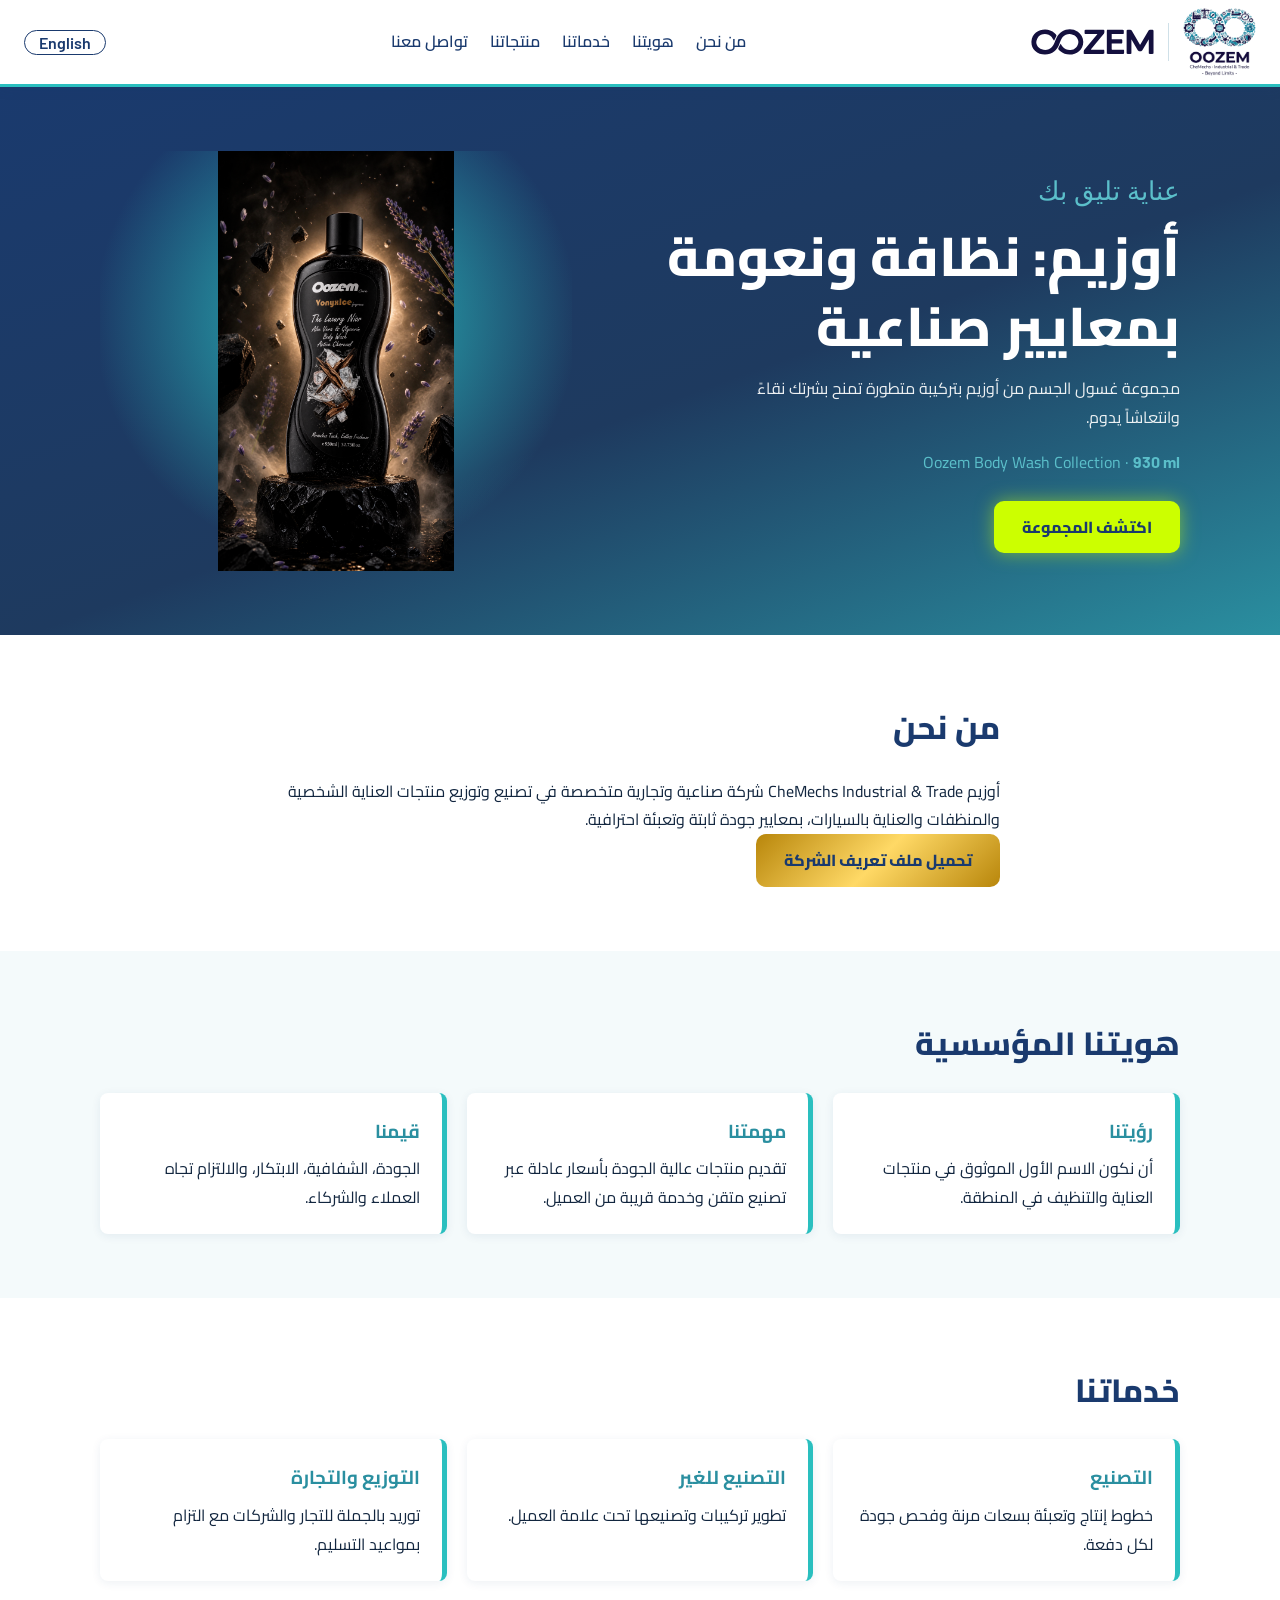
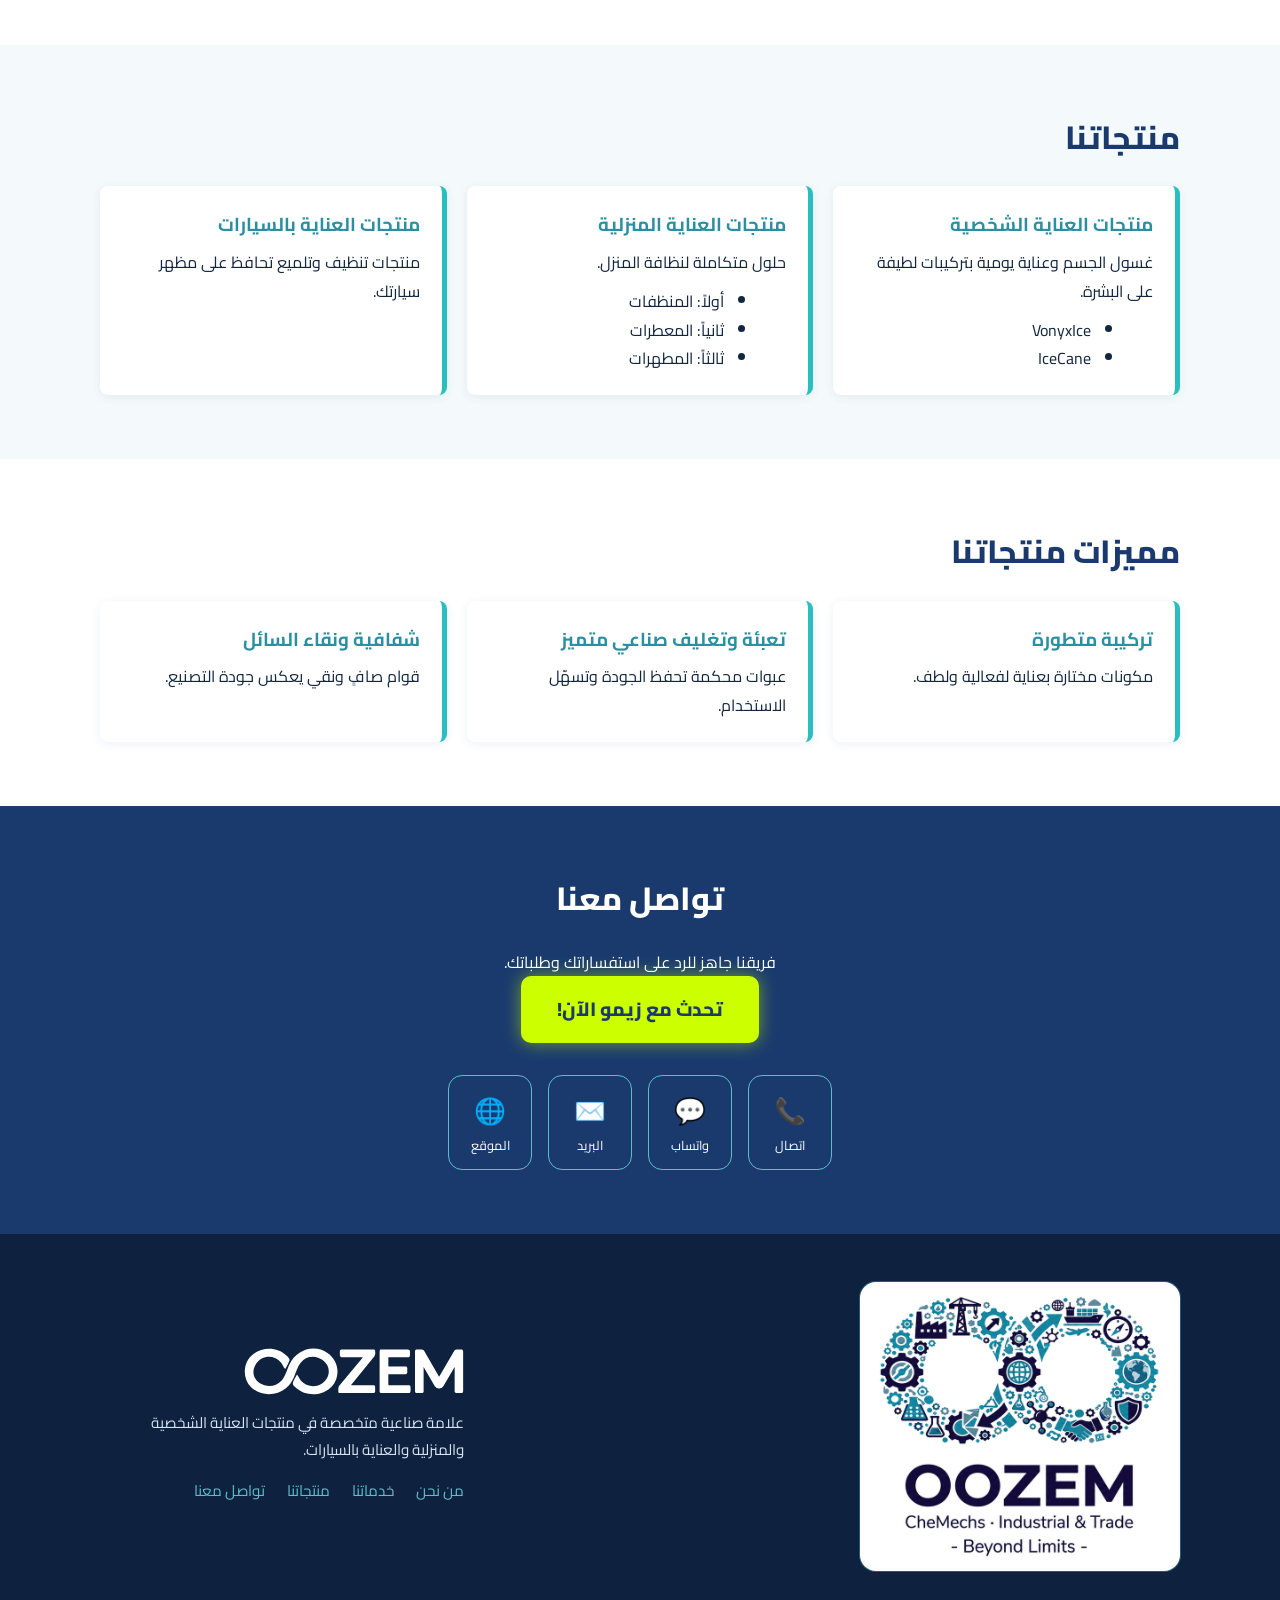
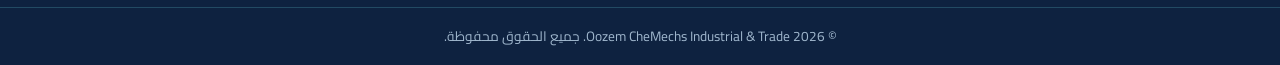
<file: index.html>
<!DOCTYPE html>
<html lang="ar" dir="rtl">
<head>
<meta charset="UTF-8">
<meta name="viewport" content="width=device-width, initial-scale=1">
<title>أوزيم | Oozem — العناية الشخصية والمنظفات</title>
<meta name="description" content="أوزيم: علامة صناعية متخصصة في منتجات العناية الشخصية والمنزلية والسيارات.">
<link rel="preconnect" href="https://fonts.googleapis.com">
<link rel="preconnect" href="https://fonts.gstatic.com" crossorigin>
<link href="https://fonts.googleapis.com/css2?family=Barlow:wght@400;600;700&family=Cairo:wght@400;600;800&family=Dancing+Script:wght@600&display=swap" rel="stylesheet">
<link rel="stylesheet" href="style.css">
<script>if(/googtrans=\/ar\/en/.test(document.cookie)){document.documentElement.lang="en";document.documentElement.dir="ltr"}</script>
<!-- ===== Meta Pixel: ضع كود Meta Pixel الخاص بالشركة هنا ===== -->
<!-- ===== End Meta Pixel ===== -->
</head>
<body>
<header class="top">
  <a class="brand notranslate" href="#hero" aria-label="Oozem CheMechs">
    <img class="brand-mark" src="images/logo-full.png" alt="Oozem CheMechs Industrial &amp; Trade – Beyond Limits" width="73" height="68">
    <span class="brand-sep" aria-hidden="true"></span>
    <img class="brand-word" src="images/logo-wordmark.svg" alt="OOZEM" width="123" height="26">
  </a>
  <nav>
    <a href="#about">من نحن</a><a href="#identity">هويتنا</a><a href="#services">خدماتنا</a><a href="#products">منتجاتنا</a><a href="#contact">تواصل معنا</a>
  </nav>
  <button class="lang notranslate" id="langBtn" type="button">English</button>
</header>

<section id="hero" class="hero">
  <div class="wrap hero-grid">
    <div>
      <p class="script" data-k="hero.kicker"></p>
      <h1 data-k="hero.title"></h1>
      <p class="lead" data-k="hero.text"></p>
      <p class="size"><span data-k="hero.product"></span> · <b class="num" data-k="hero.size"></b></p>
      <a class="btn neon" data-k="hero.cta_text" data-href="hero.cta_url" href="#products"></a>
    </div>
    <div class="shot"><img data-src="hero.image" alt="Oozem Body Wash" onerror="this.style.display='none'"></div>
  </div>
</section>

<section id="about" class="sec">
  <div class="wrap narrow">
    <h2 data-k="about.title"></h2>
    <p data-k="about.text"></p>
    <a class="btn gold" data-k="about.catalog_text" data-href="about.catalog_url" href="#" download></a>
  </div>
</section>

<section id="identity" class="sec alt">
  <div class="wrap">
    <h2 data-k="identity.title"></h2>
    <div class="grid three" id="identity-grid"></div>
  </div>
</section>

<section id="services" class="sec">
  <div class="wrap">
    <h2 data-k="services_title"></h2>
    <div class="grid three" data-list="services"></div>
  </div>
</section>

<section id="products" class="sec alt">
  <div class="wrap">
    <h2 data-k="products_title"></h2>
    <div class="grid three" data-list="products"></div>
  </div>
</section>

<section id="features" class="sec">
  <div class="wrap">
    <h2 data-k="features_title"></h2>
    <div class="grid three" data-list="features"></div>
  </div>
</section>

<section id="contact" class="sec contact">
  <div class="wrap narrow center">
    <h2 data-k="contact.title"></h2>
    <p data-k="contact.text"></p>
    <a class="btn neon big" id="chat" target="_blank" rel="noopener" data-k="contact.chat_text" href="#"></a>
    <div class="icons">
      <a id="c-call" aria-label="اتصال" href="#">📞<span>اتصال</span></a>
      <a id="c-wa" aria-label="واتساب" target="_blank" rel="noopener" href="#">💬<span>واتساب</span></a>
      <a id="c-mail" aria-label="البريد الإلكتروني" href="#">✉️<span>البريد</span></a>
      <a id="c-web" aria-label="الموقع الإلكتروني" href="#">🌐<span>الموقع</span></a>
    </div>
  </div>
</section>

<footer class="foot">
  <div class="wrap foot-grid">
    <a class="foot-logo" href="#hero" aria-label="Oozem CheMechs Industrial &amp; Trade">
      <img src="images/oozem-logo.png" width="320" height="294" loading="lazy" alt="Oozem CheMechs · Industrial &amp; Trade — Beyond Limits">
    </a>
    <div class="foot-brand">
      <img class="wordmark" src="images/oozem-wordmark.svg" width="220" height="46" loading="lazy" alt="OOZEM">
      <p>علامة صناعية متخصصة في منتجات العناية الشخصية والمنزلية والعناية بالسيارات.</p>
      <nav class="foot-nav"><a href="#about">من نحن</a><a href="#services">خدماتنا</a><a href="#products">منتجاتنا</a><a href="#contact">تواصل معنا</a></nav>
    </div>
  </div>
  <p class="copy">© <span id="yr"></span> <span class="notranslate">Oozem CheMechs Industrial &amp; Trade</span>. جميع الحقوق محفوظة.</p>
</footer>

<script>
const get=(o,p)=>p.split('.').reduce((a,k)=>a&&a[k],o);
const esc=s=>String(s??'').replace(/[&<>"]/g,c=>({'&':'&amp;','<':'&lt;','>':'&gt;','"':'&quot;'}[c]));
const card=i=>`<article class="card"><h3>${esc(i.title)}</h3><p>${esc(i.text)}</p>${i.items?`<ul>${i.items.map(x=>`<li>${esc(x.name||x)}</li>`).join('')}</ul>`:''}</article>`;
fetch('content/site.json').then(r=>r.json()).then(d=>{
  document.querySelectorAll('[data-k]').forEach(e=>{const v=get(d,e.dataset.k);if(v!=null)e.textContent=v});
  document.querySelectorAll('[data-href]').forEach(e=>{const v=get(d,e.dataset.href);if(v)e.href=v});
  document.querySelectorAll('[data-src]').forEach(e=>{const v=get(d,e.dataset.src);if(v)e.src=v});
  document.querySelectorAll('[data-list]').forEach(e=>{e.innerHTML=(d[e.dataset.list]||[]).map(card).join('')});
  document.getElementById('identity-grid').innerHTML=[d.identity.vision,d.identity.mission,d.identity.values].map(card).join('');
  const c=d.contact,wa='https://wa.me/'+c.whatsapp.replace(/\D/g,'').replace(/^00/,'');
  chat.href=wa;document.getElementById('c-wa').href=wa;
  document.getElementById('c-call').href='tel:+'+c.phone.replace(/\D/g,'').replace(/^00/,'');
  document.getElementById('c-mail').href='mailto:'+c.email;
  document.getElementById('c-web').href='https://'+c.website;
}).catch(()=>{});
document.getElementById('yr').textContent=new Date().getFullYear();
</script>
<div id="google_translate_element" style="display:none"></div>
<script>
/* الترجمة الإنجليزية التلقائية: تترجم الصفحة الحالية كما هي، فأي تغيير في المحتوى ينعكس على الإنجليزية */
const isEn=/googtrans=\/ar\/en/.test(document.cookie);
const langBtn=document.getElementById('langBtn');
langBtn.textContent=isEn?'العربية':'English';
langBtn.onclick=()=>{
  const h=location.hostname,past='expires=Thu, 01 Jan 1970 00:00:00 GMT';
  if(isEn){document.cookie='googtrans=;path=/;'+past;document.cookie='googtrans=;path=/;domain='+h+';'+past}
  else{document.cookie='googtrans=/ar/en;path=/';document.cookie='googtrans=/ar/en;path=/;domain='+h}
  location.reload();
};
function googleTranslateElementInit(){new google.translate.TranslateElement({pageLanguage:'ar',includedLanguages:'ar,en',autoDisplay:false},'google_translate_element')}
</script>
<script src="https://translate.google.com/translate_a/element.js?cb=googleTranslateElementInit" async></script>
</body>
</html>
</file>
<file: style.css>
:root{--navy:#1A3A6E;--navy2:#1E3A5F;--teal:#2ABFBF;--teal2:#2A8FA0;--cyan:#5BBFCA;--neon:#CCFF00;--gold:linear-gradient(135deg,#B8860B,#FFD966 50%,#B8860B);--bg:#F4FAFB;--ink:#12263F}
*{box-sizing:border-box;margin:0}
html{scroll-behavior:smooth}
body{font-family:'Cairo','Barlow',sans-serif;color:var(--ink);background:#fff;line-height:1.8}
.num,.lang,.logo{font-family:'Barlow',sans-serif}
.wrap{max-width:1120px;margin-inline:auto;padding-inline:20px}
.narrow{max-width:760px}.center{text-align:center}
a:focus-visible,.btn:focus-visible{outline:3px solid var(--neon);outline-offset:3px}
.hero{background:linear-gradient(160deg,var(--navy),var(--navy2) 55%,var(--teal2));color:#fff;padding:64px 0}
.hero-grid{display:grid;grid-template-columns:1.1fr .9fr;gap:32px;align-items:center}
.script{font-family:'Dancing Script',cursive;font-size:1.6rem;color:var(--cyan)}
h1{font-size:clamp(2rem,5vw,3.4rem);line-height:1.3;font-weight:800;margin:6px 0 12px}
.lead{max-width:48ch;opacity:.92}
.size{margin:16px 0 24px;color:var(--cyan)}
.shot{min-height:260px;border-radius:24px;background:radial-gradient(circle at 50% 40%,var(--teal) 0,transparent 70%);display:grid;place-items:center}
.shot img{max-width:100%;max-height:420px}
.btn{display:inline-block;padding:12px 28px;border-radius:10px;font-weight:800;text-decoration:none;color:var(--navy);transition:transform .15s}
.btn:hover{transform:translateY(-2px)}
.neon{background:var(--neon);box-shadow:0 0 18px rgba(204,255,0,.5)}
.gold{background:var(--gold)}
.big{font-size:1.2rem;padding:16px 36px}
.sec{padding:64px 0}.alt{background:var(--bg)}
h2{font-size:2rem;color:var(--navy);margin-bottom:20px;font-weight:800}
.grid{display:grid;gap:20px}
.three{grid-template-columns:repeat(auto-fit,minmax(260px,1fr))}
.card{background:#fff;border-inline-start:5px solid var(--teal);border-radius:8px;padding:22px;box-shadow:0 2px 10px rgba(26,58,110,.08)}
.card h3{color:var(--teal2);margin-bottom:6px}
.card ul{margin:10px 22px 0}
.contact{background:var(--navy);color:#fff}.contact h2{color:#fff}
.icons{display:flex;justify-content:center;gap:16px;margin-top:32px;flex-wrap:wrap}
.icons a{display:grid;place-items:center;width:84px;padding:12px 0;border:1px solid var(--cyan);border-radius:14px;color:#fff;text-decoration:none;font-size:1.6rem}
.icons span{font-size:.8rem}
.icons a:hover{background:var(--teal2)}
.foot{background:#0E2240;color:#d5e4f0;padding:48px 0 0;font-size:.95rem}
.foot-grid{display:grid;grid-template-columns:auto 1fr;gap:40px;align-items:center;padding-bottom:36px}
.foot-logo{display:block;width:min(320px,100%);background:#fff;border-radius:16px;padding:14px 18px;box-shadow:0 0 0 1px rgba(91,191,202,.35)}
.foot-logo img{display:block;width:100%;height:auto}
.wordmark{display:block;width:min(220px,70%);height:auto;margin-bottom:14px}
.foot-brand p{max-width:52ch;margin-bottom:14px}
.foot-nav{display:flex;flex-wrap:wrap;gap:8px 22px}
.foot-nav a{color:var(--cyan);text-decoration:none}
.foot-nav a:hover{color:var(--neon)}
.copy{border-top:1px solid rgba(91,191,202,.25);text-align:center;padding:16px 20px;font-size:.85rem;color:#9fb6cc}
@media(max-width:760px){.foot-grid{grid-template-columns:1fr;justify-items:center;text-align:center}.foot-brand p{margin-inline:auto}.foot-nav{justify-content:center}.wordmark{margin-inline:auto}}
@media(max-width:760px){.hero-grid{grid-template-columns:1fr}.top{flex-wrap:wrap}}
@media(prefers-reduced-motion:reduce){*{transition:none!important;scroll-behavior:auto!important}}
html[lang=en] body{font-family:'Barlow','Cairo',sans-serif}
body{top:0!important}
iframe.skiptranslate,.goog-te-banner-frame{display:none!important}
.goog-text-highlight{background:none!important;box-shadow:none!important}

.top{position:sticky;top:0;z-index:10;display:flex;align-items:center;gap:20px;justify-content:space-between;padding:8px 24px;background:#fff;border-bottom:3px solid var(--teal);box-shadow:0 2px 12px rgba(26,58,110,.1)}
.top nav{display:flex;gap:22px;overflow-x:auto;white-space:nowrap;font-weight:600}
.top nav a{color:var(--navy);text-decoration:none;padding:4px 0;border-bottom:2px solid transparent}
.top nav a:hover{border-color:var(--teal)}
.top a:focus-visible,.lang:focus-visible{outline:3px solid var(--navy);outline-offset:3px}
.brand{display:flex;align-items:center;gap:14px;flex-shrink:0}
.brand-mark{height:68px;width:auto}
.brand-word{height:26px;width:auto}
.brand-sep{width:1px;height:38px;background:#cfe0e8}
.lang{border:1.5px solid var(--navy);color:var(--navy);background:none;padding:2px 14px;border-radius:99px;cursor:pointer;font-size:1rem;font-weight:600}
.lang:hover{background:var(--navy);color:#fff}
@media(max-width:760px){.top{padding:8px 14px;gap:10px}.brand-mark{height:48px}.brand-word{height:20px}.brand-sep{height:30px}.top nav{order:3;width:100%}}
</file>
